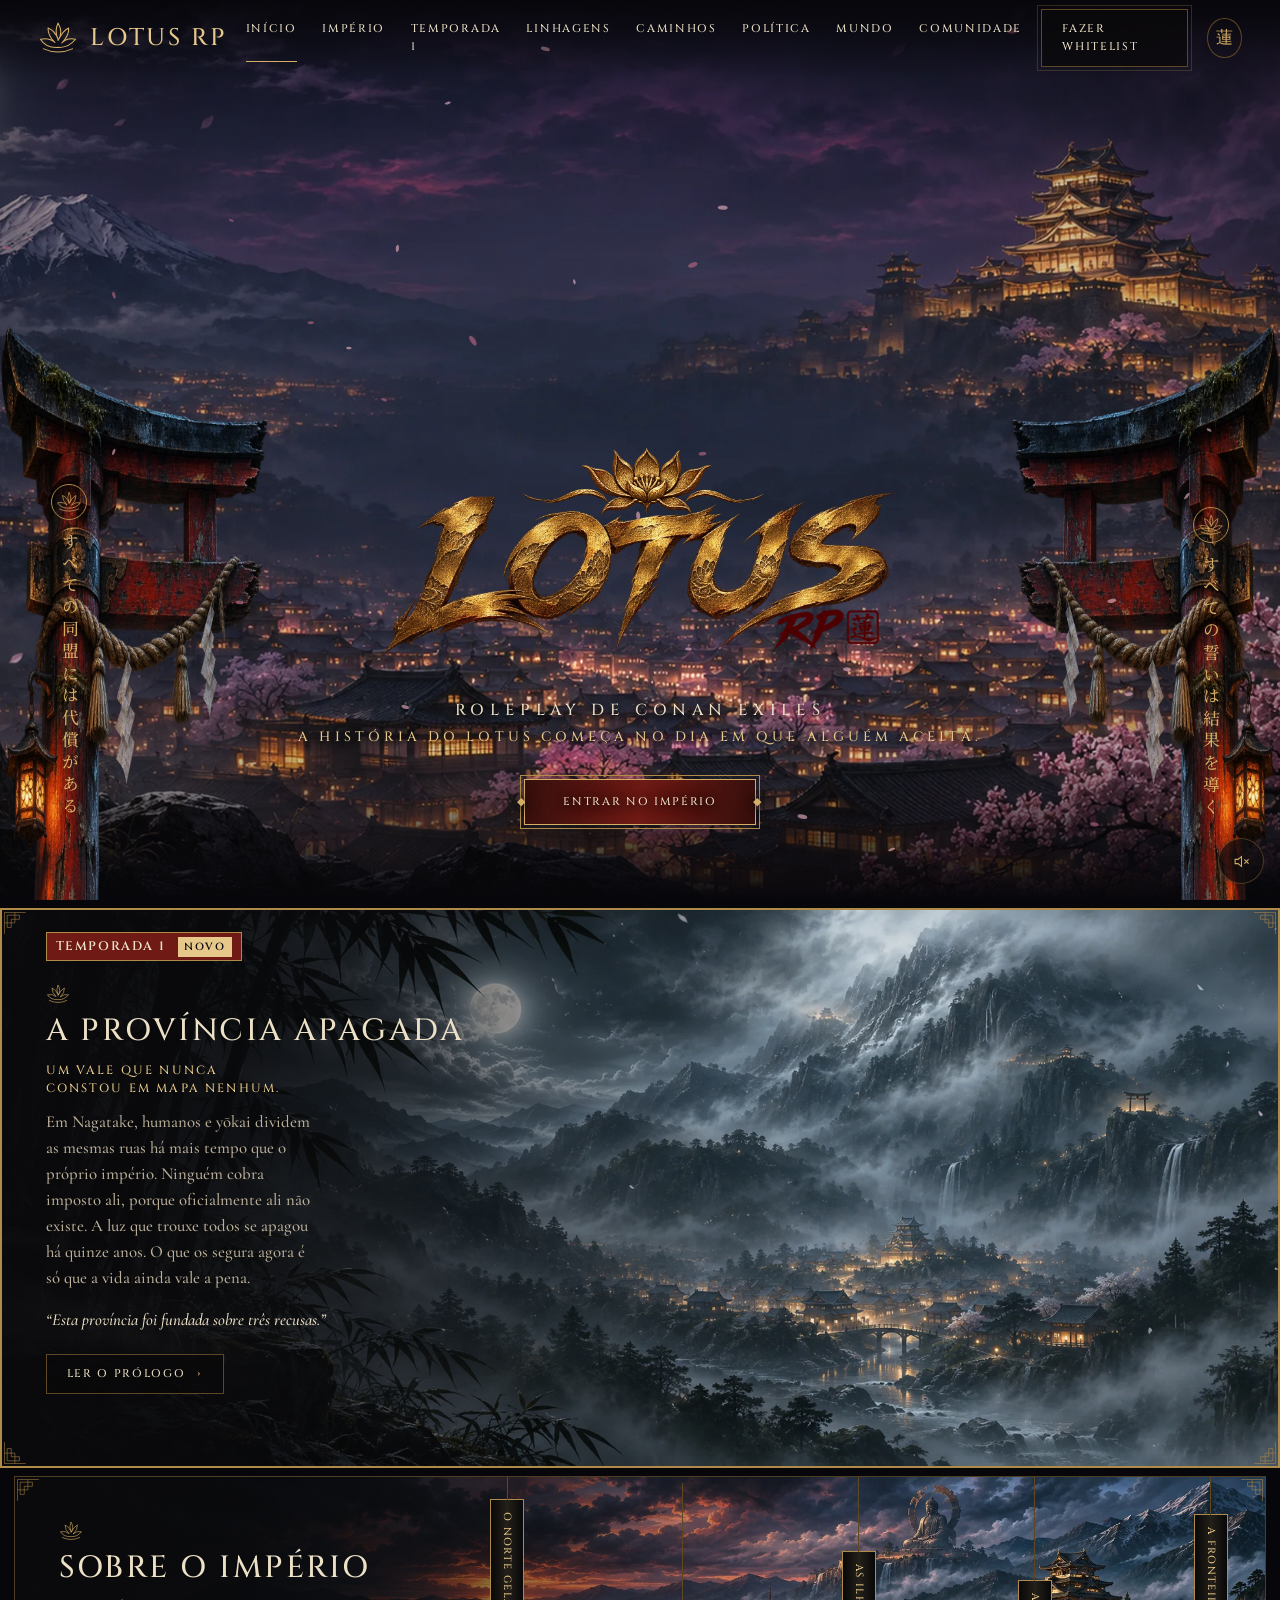
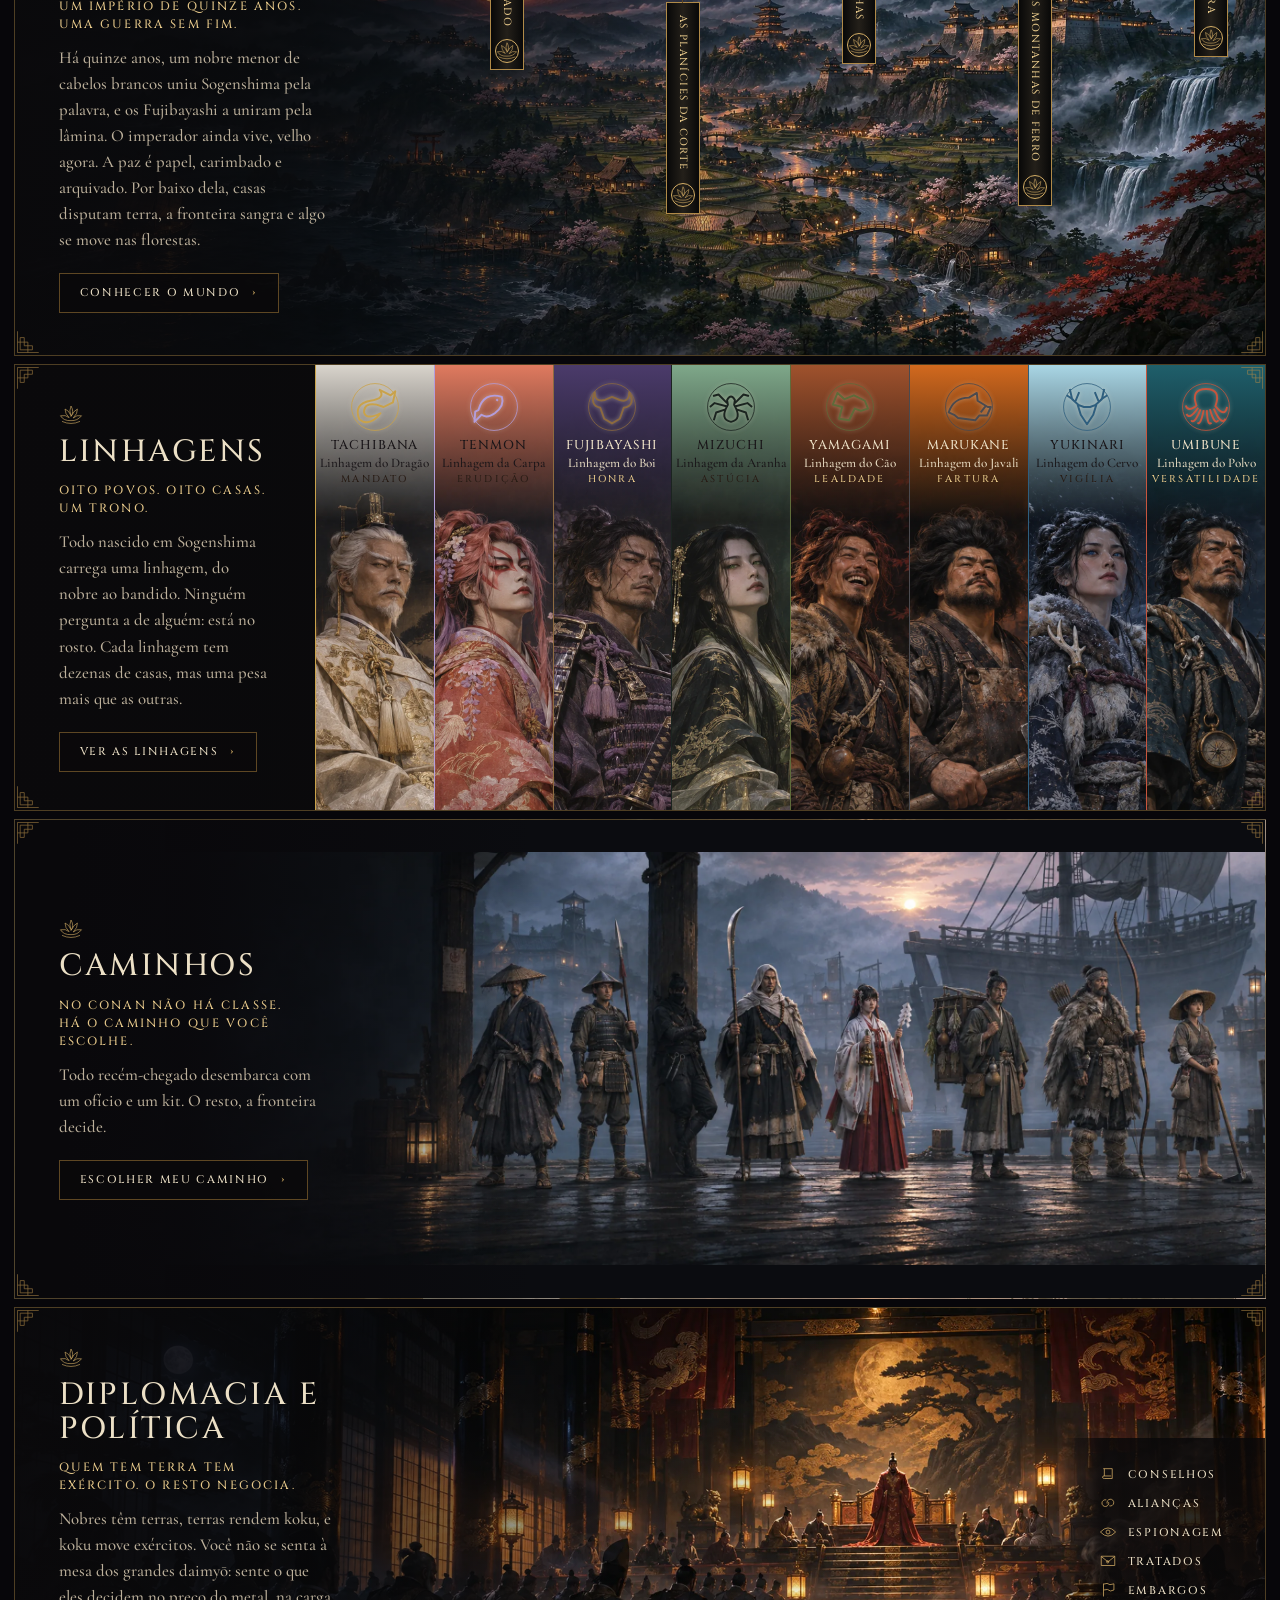
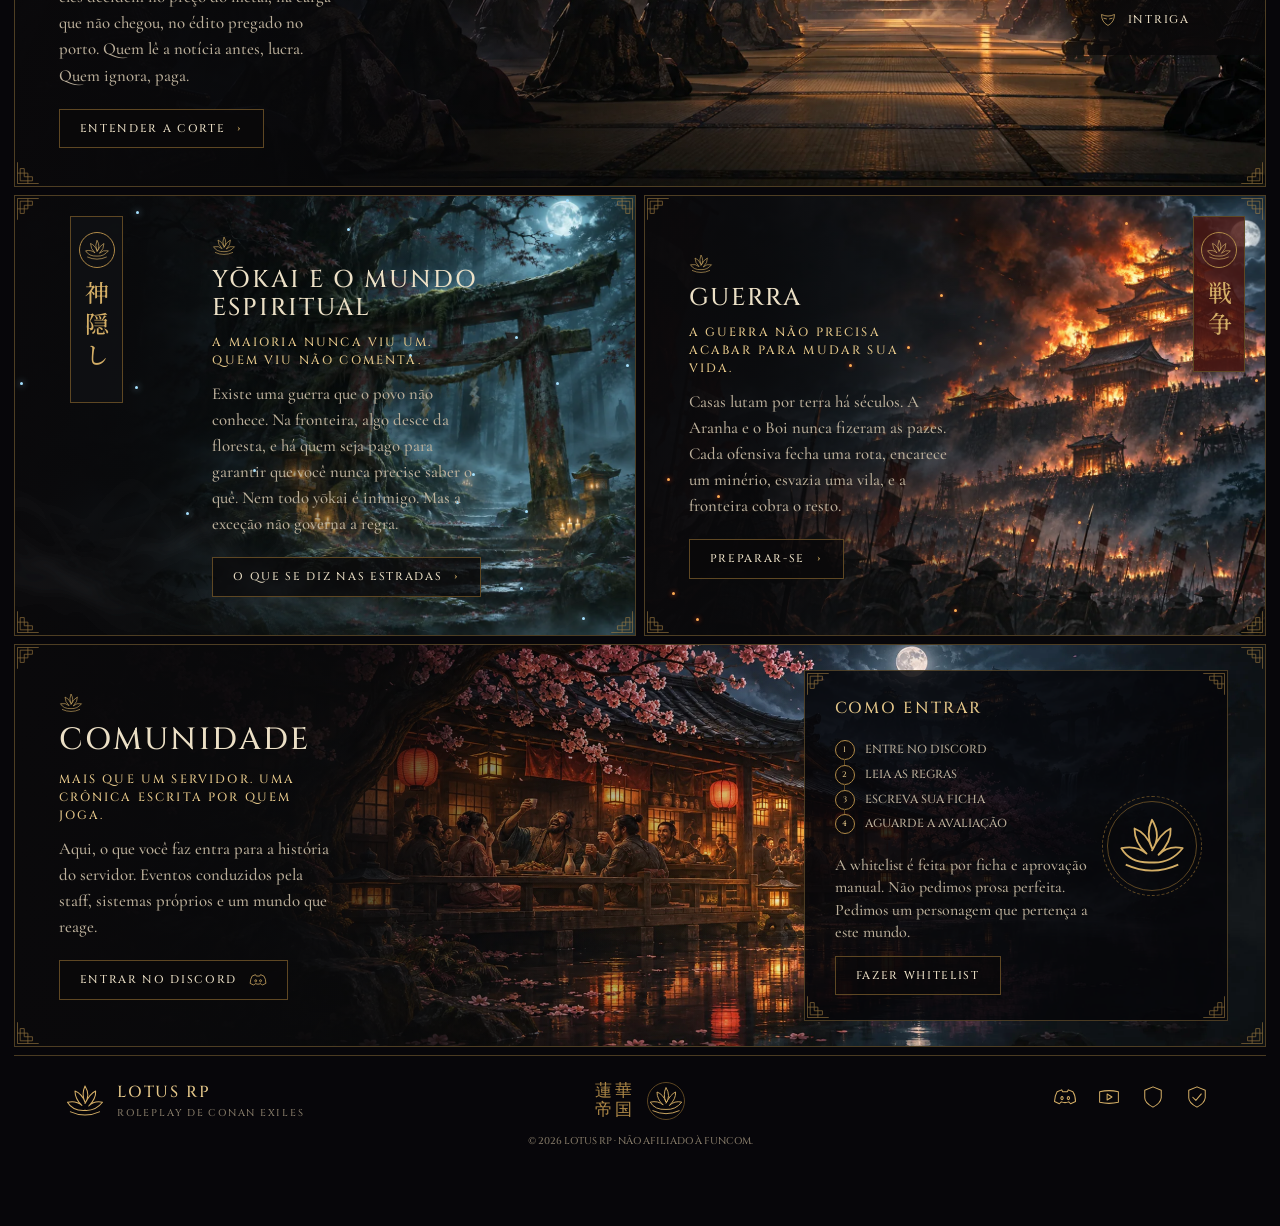
<file: index.html>
<!doctype html><html lang="pt-BR"><head><meta charset="utf-8"><meta name="viewport" content="width=device-width,initial-scale=1"><title>Lotus RP · Roleplay de Conan Exiles</title><meta name="description" content="Conheça Sogenshima, suas oito linhagens e os caminhos que levam à fronteira de Nagatake."><meta property="og:title" content="Lotus RP · A crônica de Sogenshima"><meta property="og:image" content="https://lotus-rp-imperial-realm.gardenbarn32.chatgpt.site/assets/og-image.jpg"><link rel="icon" href="favicon.svg"><link rel="apple-touch-icon" href="apple-touch-icon.png"><link rel="stylesheet" href="styles.css"><script src="main.js" defer></script></head><body><svg xmlns="http://www.w3.org/2000/svg" aria-hidden="true" class="defs"><defs><symbol id="i-lotus" viewBox="0 0 64 64"><path d="M32 47Q12 48 4 34Q18 31 27 39Q16 29 16 16Q27 20 32 34Q26 21 32 8Q41 23 32 36Q40 20 49 16Q50 28 38 40Q47 31 60 34Q49 48 32 47ZM8 49Q32 60 56 49" fill="none" stroke="currentColor" stroke-width="1.65" stroke-linejoin="round"/></symbol><symbol id="i-corner" viewBox="0 0 64 64"><path d="M1 48V1H48M7 34V7H34V16H16V34ZM1 24H24V1" fill="none" stroke="currentColor" stroke-width="1.65" stroke-linejoin="round"/></symbol><symbol id="i-hosokawa" viewBox="0 0 64 64"><path d="M32 30C9 12 29 1 34 19C44 0 59 17 40 29C64 27 61 49 41 39C52 60 29 65 29 43C14 61 1 43 23 34Z" fill="none" stroke="currentColor" stroke-width="2.7" stroke-linejoin="round"/></symbol><symbol id="i-takeda" viewBox="0 0 64 64"><path d="M32 5L44 17L32 29L20 17ZM17 20L29 32L17 44L5 32ZM47 20L59 32L47 44L35 32ZM32 35L44 47L32 59L20 47Z" fill="none" stroke="currentColor" stroke-width="2.7" stroke-linejoin="round"/></symbol><symbol id="i-fujinaga" viewBox="0 0 64 64"><path d="M16 14Q56 3 52 36Q48 59 22 51M21 15Q8 29 23 36Q32 24 21 15ZM32 14Q20 30 33 36Q46 23 32 14ZM43 20Q33 34 43 41Q55 31 43 20ZM29 37Q17 48 28 53Q40 46 29 37Z" fill="none" stroke="currentColor" stroke-width="2.7" stroke-linejoin="round"/></symbol><symbol id="i-saito" viewBox="0 0 64 64"><path d="M9 37Q9 13 35 12Q22 22 28 33Q34 13 48 15Q42 22 44 31Q53 26 55 23Q62 47 37 52Q51 42 46 36Q36 52 23 49Q35 40 31 34Q18 47 9 37Z" fill="none" stroke="currentColor" stroke-width="2.7" stroke-linejoin="round"/></symbol><symbol id="i-kitsune" viewBox="0 0 64 64"><path d="M12 10L28 22H37L53 10L49 38L32 55L15 38ZM18 31L28 36L24 31ZM46 31L36 36L40 31ZM28 43H36L32 47Z" fill="none" stroke="currentColor" stroke-width="2.7" stroke-linejoin="round"/></symbol><symbol id="i-asahina" viewBox="0 0 64 64"><path d="M10 14Q29 13 36 32L23 44Q12 34 10 14ZM54 14Q36 14 28 32L41 44Q53 33 54 14ZM15 22L48 52M49 22L16 52" fill="none" stroke="currentColor" stroke-width="2.7" stroke-linejoin="round"/></symbol><symbol id="i-scroll" viewBox="0 0 64 64"><path d="M15 13H47V48H19Q9 48 15 39H43M19 13V39" fill="none" stroke="currentColor" stroke-width="2.7" stroke-linejoin="round"/></symbol><symbol id="i-rings" viewBox="0 0 64 64"><path d="M34 29a12 12 0 1 1-8-8M29 34a12 12 0 1 1 8 8" fill="none" stroke="currentColor" stroke-width="2.7" stroke-linejoin="round"/></symbol><symbol id="i-eye" viewBox="0 0 64 64"><path d="M5 32Q32 3 59 32Q32 61 5 32ZM39 32a7 7 0 1 1-14 0a7 7 0 1 1 14 0" fill="none" stroke="currentColor" stroke-width="2.7" stroke-linejoin="round"/></symbol><symbol id="i-letter" viewBox="0 0 64 64"><path d="M8 15H56V48H8ZM8 16L32 35L56 16M35 35a4 4 0 1 1-8 0a4 4 0 1 1 8 0" fill="none" stroke="currentColor" stroke-width="2.7" stroke-linejoin="round"/></symbol><symbol id="i-flag" viewBox="0 0 64 64"><path d="M16 55V9M17 11Q29 5 39 13L53 10V32Q40 40 30 30L17 32" fill="none" stroke="currentColor" stroke-width="2.7" stroke-linejoin="round"/></symbol><symbol id="i-mask" viewBox="0 0 64 64"><path d="M9 16Q32 27 55 16Q55 43 32 55Q9 43 9 16ZM16 29L28 32M48 29L36 32" fill="none" stroke="currentColor" stroke-width="2.7" stroke-linejoin="round"/></symbol><symbol id="i-discord" viewBox="0 0 64 64"><path d="M11 18L23 13L26 18H38L41 13L53 18Q60 28 60 44L47 50L42 45Q32 49 22 45L17 50L4 44Q5 28 11 18ZM24 31a3 4 0 1 0 0.1 0ZM41 31a3 4 0 1 0 .1 0" fill="none" stroke="currentColor" stroke-width="2.7" stroke-linejoin="round"/></symbol><symbol id="i-x" viewBox="0 0 64 64"><path d="M12 9H23L52 55H41ZM51 9L13 55" fill="none" stroke="currentColor" stroke-width="2.7" stroke-linejoin="round"/></symbol><symbol id="i-youtube" viewBox="0 0 64 64"><path d="M7 18Q32 12 57 18V46Q32 52 7 46ZM27 24L40 32L27 40Z" fill="none" stroke="currentColor" stroke-width="2.7" stroke-linejoin="round"/></symbol><symbol id="i-shield" viewBox="0 0 64 64"><path d="M32 5L54 14V34Q52 49 32 59Q10 48 10 34V14Z" fill="none" stroke="currentColor" stroke-width="2.7" stroke-linejoin="round"/></symbol><symbol id="i-status" viewBox="0 0 64 64"><path d="M32 5L54 14V34Q52 49 32 59Q10 48 10 34V14ZM20 32L29 41L44 23" fill="none" stroke="currentColor" stroke-width="2.7" stroke-linejoin="round"/></symbol><symbol id="i-tachibana" viewBox="0 0 64 64"><circle cx="32" cy="32" r="30" stroke="currentColor" fill="none"/><path d="M12 48Q4 28 26 24Q46 21 38 10L52 17L58 12L55 26L43 32L34 29Q18 26 18 39Q21 49 39 40Q25 58 12 48Z" stroke="currentColor" stroke-width="2.5" stroke-linejoin="round" fill="none"/></symbol><symbol id="i-tenmon" viewBox="0 0 64 64"><circle cx="32" cy="32" r="30" stroke="currentColor" fill="none"/><path d="M12 36Q19 12 42 19Q46 30 33 40Q23 47 16 42L7 51L8 38ZM35 22L37 24" stroke="currentColor" stroke-width="2.5" stroke-linejoin="round" fill="none"/></symbol><symbol id="i-fujibayashi" viewBox="0 0 64 64"><circle cx="32" cy="32" r="30" stroke="currentColor" fill="none"/><path d="M10 13Q9 26 23 23L32 19L42 23Q54 27 54 13Q63 30 47 33L42 47L32 53L22 47L17 33Q3 30 10 13Z" stroke="currentColor" stroke-width="2.5" stroke-linejoin="round" fill="none"/></symbol><symbol id="i-mizuchi" viewBox="0 0 64 64"><circle cx="32" cy="32" r="30" stroke="currentColor" fill="none"/><path d="M27 23Q32 14 37 23L36 29Q47 48 32 51Q17 48 28 29ZM27 27L16 16L9 18M37 27L48 16L55 18M26 31L11 27L5 32M38 31L53 27L59 32M25 35L13 39L10 49M39 35L51 39L54 49" stroke="currentColor" stroke-width="2.5" stroke-linejoin="round" fill="none"/></symbol><symbol id="i-yamagami" viewBox="0 0 64 64"><circle cx="32" cy="32" r="30" stroke="currentColor" fill="none"/><path d="M10 29L16 14L25 22L37 17L51 24L55 34L46 37L38 34L31 49L18 47L22 32Z" stroke="currentColor" stroke-width="2.5" stroke-linejoin="round" fill="none"/></symbol><symbol id="i-marukane" viewBox="0 0 64 64"><circle cx="32" cy="32" r="30" stroke="currentColor" fill="none"/><path d="M6 39Q12 20 32 20L42 14L43 24L56 32L60 32L55 43L45 43L40 49L18 46L13 42ZM47 39L54 30" stroke="currentColor" stroke-width="2.5" stroke-linejoin="round" fill="none"/></symbol><symbol id="i-yukinari" viewBox="0 0 64 64"><circle cx="32" cy="32" r="30" stroke="currentColor" fill="none"/><path d="M22 30L13 22L10 9M15 23L6 17M17 25L22 13M42 30L51 22L54 9M49 23L58 17M47 25L42 13M20 29L28 32L36 32L44 29L40 42L32 54L24 42Z" stroke="currentColor" stroke-width="2.5" stroke-linejoin="round" fill="none"/></symbol><symbol id="i-umibune" viewBox="0 0 64 64"><circle cx="32" cy="32" r="30" stroke="currentColor" fill="none"/><path d="M20 31Q12 9 32 9Q52 9 44 31Q56 46 59 32M42 34Q52 57 57 47M37 35Q43 56 48 49M33 36Q34 58 39 52M29 36Q25 56 21 52M25 35Q17 55 13 49M22 33Q11 49 7 41M20 30Q9 39 6 30" stroke="currentColor" stroke-width="2.5" stroke-linejoin="round" fill="none"/></symbol></defs></svg><a class="skip" href="#empire">Pular para o império</a><header><a class="brand" href="#home"><svg class="ico lotus" aria-hidden="true"><use href="#i-lotus"/></svg> Lotus RP</a><nav id="navigation" aria-label="Navegação principal"><a href="#home">Início</a><a href="#empire">Império</a><a href="#season">Temporada 1</a><a href="#clans">Linhagens</a><a href="#paths">Caminhos</a><a href="#politics">Política</a><a href="#world">Mundo</a><a href="#community">Comunidade</a></nav><a class="join btn" href="#join">Fazer whitelist</a><span class="seal" lang="ja">蓮</span><button class="menu" aria-label="Abrir navegação" aria-expanded="false" aria-controls="navigation">☰</button></header><main><section id="home" class="hero"><picture class="art"><source srcset="assets/hero-bg.webp" type="image/webp"><img src="assets/hero-bg.jpg" alt="" width="2560" height="1100" fetchpriority="high"></picture><div class="shade"></div><picture><source srcset="assets/torii-left.webp" type="image/webp"><img class="torii left" alt="" src="assets/torii-left.png" width="700" height="1600"></picture><picture><source srcset="assets/torii-right.webp" type="image/webp"><img class="torii right" alt="" src="assets/torii-right.png" width="700" height="1600"></picture><canvas aria-hidden="true"></canvas><div class="verse left" title="Toda aliança tem um preço"><svg class="ico lotus" aria-hidden="true"><use href="#i-lotus"/></svg><span lang="ja">すべての同盟には代償がある</span></div><div class="verse right" title="Todo juramento leva a uma consequência"><svg class="ico lotus" aria-hidden="true"><use href="#i-lotus"/></svg><span lang="ja">すべての誓いは結果を導く</span></div><div class="hero-copy"><h1><picture><source srcset="assets/logo-lotus.webp" type="image/webp"><img src="assets/logo-lotus.png" alt="Lotus RP" width="1600" height="900"></picture></h1><p>Roleplay de Conan Exiles</p><p>A história do Lotus começa no dia em que alguém aceita.</p><a href="#season" class="primary">Entrar no império</a></div></section><section id="season" class="panel feature"><span class="corner c0"><svg class="ico corner" aria-hidden="true"><use href="#i-corner"/></svg></span><span class="corner c1"><svg class="ico corner" aria-hidden="true"><use href="#i-corner"/></svg></span><span class="corner c2"><svg class="ico corner" aria-hidden="true"><use href="#i-corner"/></svg></span><span class="corner c3"><svg class="ico corner" aria-hidden="true"><use href="#i-corner"/></svg></span><picture class="art"><source srcset="assets/season1-valley.webp" type="image/webp"><img src="assets/season1-valley.jpg" width="2400" height="1000" alt="" loading="lazy"></picture><div class="season-mark">Temporada 1 <small>Novo</small></div><canvas aria-hidden="true" class="ash"></canvas><div class="intro"><svg class="ico lotus" aria-hidden="true"><use href="#i-lotus"/></svg><h2>A PROVÍNCIA APAGADA</h2><p class="sub">UM VALE QUE NUNCA CONSTOU EM MAPA NENHUM.</p><p class="body">Em Nagatake, humanos e yōkai dividem as mesmas ruas há mais tempo que o próprio império. Ninguém cobra imposto ali, porque oficialmente ali não existe. A luz que trouxe todos se apagou há quinze anos. O que os segura agora é só que a vida ainda vale a pena.</p><blockquote>“Esta província foi fundada sobre três recusas.”</blockquote><a class="btn" href="/lore#temporada-1">Ler o prólogo <b aria-hidden="true">›</b></a></div></section><section id="empire" class="panel"><span class="corner c0"><svg class="ico corner" aria-hidden="true"><use href="#i-corner"/></svg></span><span class="corner c1"><svg class="ico corner" aria-hidden="true"><use href="#i-corner"/></svg></span><span class="corner c2"><svg class="ico corner" aria-hidden="true"><use href="#i-corner"/></svg></span><span class="corner c3"><svg class="ico corner" aria-hidden="true"><use href="#i-corner"/></svg></span><picture class="art"><source srcset="assets/empire-map.webp" type="image/webp"><img src="assets/empire-map.jpg" alt="" width="2400" height="900" loading="lazy"></picture><div class="intro"><svg class="ico lotus" aria-hidden="true"><use href="#i-lotus"/></svg><h2>SOBRE O IMPÉRIO</h2><p class="sub">UM IMPÉRIO DE QUINZE ANOS. UMA GUERRA SEM FIM.</p><p class="body">Há quinze anos, um nobre menor de cabelos brancos uniu Sogenshima pela palavra, e os Fujibayashi a uniram pela lâmina. O imperador ainda vive, velho agora. A paz é papel, carimbado e arquivado. Por baixo dela, casas disputam terra, a fronteira sangra e algo se move nas florestas.</p><a class="btn" href="#provinces">Conhecer o mundo <b aria-hidden="true">›</b></a></div><div id="provinces"><button class="province" aria-label="O Norte Gelado: aldeias no gelo que vigiam a fronteira." style="--drop:3%"><span>O Norte Gelado</span><svg class="ico lotus" aria-hidden="true"><use href="#i-lotus"/></svg><em>O Norte Gelado · aldeias no gelo que vigiam a fronteira.</em></button><button class="province" aria-label="As Planícies da Corte: arrozais que alimentam a capital e seus arquivos." style="--drop:17%"><span>As Planícies da Corte</span><svg class="ico lotus" aria-hidden="true"><use href="#i-lotus"/></svg><em>As Planícies da Corte · arrozais que alimentam a capital e seus arquivos.</em></button><button class="province" aria-label="As Ilhas: cidades-estado de porto, armada e corso." style="--drop:10%"><span>As Ilhas</span><svg class="ico lotus" aria-hidden="true"><use href="#i-lotus"/></svg><em>As Ilhas · cidades-estado de porto, armada e corso.</em></button><button class="province" aria-label="As Montanhas de Ferro: minas, forjas e banquetes." style="--drop:14%"><span>As Montanhas de Ferro</span><svg class="ico lotus" aria-hidden="true"><use href="#i-lotus"/></svg><em>As Montanhas de Ferro · minas, forjas e banquetes.</em></button><button class="province" aria-label="A Fronteira: uma floresta onde a guerra nunca terminou." style="--drop:5%"><span>A Fronteira</span><svg class="ico lotus" aria-hidden="true"><use href="#i-lotus"/></svg><em>A Fronteira · uma floresta onde a guerra nunca terminou.</em></button></div></section><section id="clans" class="panel"><span class="corner c0"><svg class="ico corner" aria-hidden="true"><use href="#i-corner"/></svg></span><span class="corner c1"><svg class="ico corner" aria-hidden="true"><use href="#i-corner"/></svg></span><span class="corner c2"><svg class="ico corner" aria-hidden="true"><use href="#i-corner"/></svg></span><span class="corner c3"><svg class="ico corner" aria-hidden="true"><use href="#i-corner"/></svg></span><div class="intro"><svg class="ico lotus" aria-hidden="true"><use href="#i-lotus"/></svg><h2>LINHAGENS</h2><p class="sub">OITO POVOS. OITO CASAS. UM TRONO.</p><p class="body">Todo nascido em Sogenshima carrega uma linhagem, do nobre ao bandido. Ninguém pergunta a de alguém: está no rosto. Cada linhagem tem dezenas de casas, mas uma pesa mais que as outras.</p><a class="btn" href="#houses">Ver as linhagens <b aria-hidden="true">›</b></a></div><div id="houses"><button class="card tachibana" data-house="tachibana" aria-haspopup="dialog" style="--clan:#D9D4CC;--house-accent:#C9A24A"><picture class="art"><source srcset="assets/clan-tachibana.webp" type="image/webp"><img src="assets/clan-tachibana.png" alt="Retrato da casa TACHIBANA" width="768" height="1344" loading="lazy"></picture><span class="cardtop"><svg class="ico tachibana" aria-hidden="true"><use href="#i-tachibana"/></svg><strong>TACHIBANA</strong><span class="lineage">Linhagem do Dragão</span><small>MANDATO</small></span><span class="blurb">A casa imperial. Cabelos brancos, olhos dourados e uma profecia cumprida.</span></button><button class="card tenmon" data-house="tenmon" aria-haspopup="dialog" style="--clan:#E07A5F;--house-accent:#B39DDB"><picture class="art"><source srcset="assets/clan-tenmon.webp" type="image/webp"><img src="assets/clan-tenmon.png" alt="Retrato da casa TENMON" width="768" height="1344" loading="lazy"></picture><span class="cardtop"><svg class="ico tenmon" aria-hidden="true"><use href="#i-tenmon"/></svg><strong>TENMON</strong><span class="lineage">Linhagem da Carpa</span><small>ERUDIÇÃO</small></span><span class="blurb">Eruditos, ricos e altivos. A pintura no rosto diz quem você é antes que você fale.</span></button><button class="card fujibayashi" data-house="fujibayashi" aria-haspopup="dialog" style="--clan:#4B3B6B;--house-accent:#8C6A3F"><picture class="art"><source srcset="assets/clan-fujibayashi.webp" type="image/webp"><img src="assets/clan-fujibayashi.png" alt="Retrato da casa FUJIBAYASHI" width="768" height="1344" loading="lazy"></picture><span class="cardtop"><svg class="ico fujibayashi" aria-hidden="true"><use href="#i-fujibayashi"/></svg><strong>FUJIBAYASHI</strong><span class="lineage">Linhagem do Boi</span><small>HONRA</small></span><span class="blurb">O braço que unificou o império. Os mais fiéis ao bushidō, e os mais cabeças-duras.</span></button><button class="card mizuchi" data-house="mizuchi" aria-haspopup="dialog" style="--clan:#7FA88A;--house-accent:#1B2420"><picture class="art"><source srcset="assets/clan-mizuchi.webp" type="image/webp"><img src="assets/clan-mizuchi.png" alt="Retrato da casa MIZUCHI" width="768" height="1344" loading="lazy"></picture><span class="cardtop"><svg class="ico mizuchi" aria-hidden="true"><use href="#i-mizuchi"/></svg><strong>MIZUCHI</strong><span class="lineage">Linhagem da Aranha</span><small>ASTÚCIA</small></span><span class="blurb">Alquimistas, conselheiras e sacerdotisas. A única casa governada por mulheres.</span></button><button class="card yamagami" data-house="yamagami" aria-haspopup="dialog" style="--clan:#A0522D;--house-accent:#5E6B3A"><picture class="art"><source srcset="assets/clan-yamagami.webp" type="image/webp"><img src="assets/clan-yamagami.png" alt="Retrato da casa YAMAGAMI" width="768" height="1344" loading="lazy"></picture><span class="cardtop"><svg class="ico yamagami" aria-hidden="true"><use href="#i-yamagami"/></svg><strong>YAMAGAMI</strong><span class="lineage">Linhagem do Cão</span><small>LEALDADE</small></span><span class="blurb">Caçadores, rastreadores e os melhores cavalos do império. Barulhentos, calorosos, impossíveis de ignorar.</span></button><button class="card marukane" data-house="marukane" aria-haspopup="dialog" style="--clan:#D2691E;--house-accent:#4A4A4F"><picture class="art"><source srcset="assets/clan-marukane.webp" type="image/webp"><img src="assets/clan-marukane.png" alt="Retrato da casa MARUKANE" width="768" height="1344" loading="lazy"></picture><span class="cardtop"><svg class="ico marukane" aria-hidden="true"><use href="#i-marukane"/></svg><strong>MARUKANE</strong><span class="lineage">Linhagem do Javali</span><small>FARTURA</small></span><span class="blurb">Mineiros, ferreiros e cozinheiros. Trabalham pesado e comem junto.</span></button><button class="card yukinari" data-house="yukinari" aria-haspopup="dialog" style="--clan:#A9D6E5;--house-accent:#2E5E7E"><picture class="art"><source srcset="assets/clan-yukinari.webp" type="image/webp"><img src="assets/clan-yukinari.png" alt="Retrato da casa YUKINARI" width="768" height="1344" loading="lazy"></picture><span class="cardtop"><svg class="ico yukinari" aria-hidden="true"><use href="#i-yukinari"/></svg><strong>YUKINARI</strong><span class="lineage">Linhagem do Cervo</span><small>VIGÍLIA</small></span><span class="blurb">A aldeia no gelo. A primeira a ver o que sai da floresta.</span></button><button class="card umibune" data-house="umibune" aria-haspopup="dialog" style="--clan:#1F5F6B;--house-accent:#C8553D"><picture class="art"><source srcset="assets/clan-umibune.webp" type="image/webp"><img src="assets/clan-umibune.png" alt="Retrato da casa UMIBUNE" width="768" height="1344" loading="lazy"></picture><span class="cardtop"><svg class="ico umibune" aria-hidden="true"><use href="#i-umibune"/></svg><strong>UMIBUNE</strong><span class="lineage">Linhagem do Polvo</span><small>VERSATILIDADE</small></span><span class="blurb">Cidades-estado do mar. Armada imperial de um lado, corso do outro.</span></button></div></section><section id="paths" class="panel feature"><span class="corner c0"><svg class="ico corner" aria-hidden="true"><use href="#i-corner"/></svg></span><span class="corner c1"><svg class="ico corner" aria-hidden="true"><use href="#i-corner"/></svg></span><span class="corner c2"><svg class="ico corner" aria-hidden="true"><use href="#i-corner"/></svg></span><span class="corner c3"><svg class="ico corner" aria-hidden="true"><use href="#i-corner"/></svg></span><picture class="art"><source srcset="assets/paths-harbor.webp" type="image/webp"><img src="assets/paths-harbor.jpg" width="2400" height="900" alt="" loading="lazy"></picture><div class="harbor-zones"><svg viewBox="0 0 2400 900" preserveAspectRatio="xMidYMid meet"><a href="/caminhos#bushi" aria-label="Bushi / Rōnin"><path d="M684.0 288.0 L748.8 242.4 L825.6 261.6 L825.6 278.4 L780.0 288.0 L789.6 312.0 L828.0 338.4 L868.8 465.6 L852.0 516.0 L866.4 592.8 L844.8 600.0 L854.4 626.4 L825.6 674.4 L830.4 722.4 L806.4 727.2 L794.4 674.4 L748.8 662.4 L734.4 724.8 L672.0 727.2 L698.4 693.6 L698.4 664.8 L667.2 652.8 L674.4 585.6 L643.2 566.4 L657.6 487.2 L703.2 393.6 L724.8 331.2 L744.0 314.4 L746.4 288.0 Z"/></a><a href="/caminhos#ashigaru" aria-label="Ashigaru"><path d="M904.8 288.0 L952.8 252.0 L996.0 283.2 L976.8 297.6 L979.2 326.4 L1008.0 343.2 L1020.0 360.0 L1036.8 386.4 L1032.0 427.2 L1012.8 436.8 L1020.0 504.0 L1010.4 573.6 L1000.8 607.2 L1008.0 686.4 L1036.8 708.0 L986.4 715.2 L974.4 705.6 L972.0 597.6 L955.2 568.8 L936.0 614.4 L926.4 700.8 L912.0 720.0 L888.0 717.6 L904.8 688.8 L907.2 612.0 L902.4 578.4 L907.2 523.2 L888.0 508.8 L885.6 434.4 L885.6 393.6 L904.8 340.8 L933.6 326.4 L931.2 297.6 Z"/></a><a href="/caminhos#shinobi" aria-label="Shinobi"><path d="M1084.8 297.6 L1099.2 268.8 L1125.6 261.6 L1144.8 285.6 L1142.4 324.0 L1159.2 343.2 L1183.2 379.2 L1183.2 412.8 L1164.0 422.4 L1166.4 460.8 L1202.4 537.6 L1200.0 568.8 L1159.2 619.2 L1149.6 686.4 L1185.6 703.2 L1166.4 715.2 L1106.4 710.4 L1096.8 686.4 L1094.4 633.6 L1075.2 597.6 L1065.6 561.6 L1063.2 508.8 L1070.4 441.6 L1056.0 405.6 L1065.6 350.4 L1087.2 331.2 Z"/></a><a href="/caminhos#sohei" aria-label="Sōhei"><path d="M1272.0 297.6 L1291.2 254.4 L1317.6 242.4 L1339.2 254.4 L1346.4 295.2 L1380.0 321.6 L1420.8 420.0 L1432.8 451.2 L1416.0 470.4 L1435.2 532.8 L1418.4 588.0 L1392.0 592.8 L1396.8 660.0 L1370.4 664.8 L1375.2 693.6 L1396.8 708.0 L1348.8 715.2 L1341.6 698.4 L1341.6 667.2 L1281.6 667.2 L1274.4 712.8 L1243.2 717.6 L1250.4 672.0 L1224.0 664.8 L1231.2 564.0 L1219.2 554.4 L1228.8 465.6 L1207.2 482.4 L1200.0 470.4 L1212.0 403.2 L1228.8 367.2 L1245.6 360.0 L1248.0 331.2 Z"/></a><a href="/caminhos#miko" aria-label="Miko"><path d="M1478.4 352.8 L1500.0 295.2 L1528.8 285.6 L1555.2 302.4 L1557.6 348.0 L1576.8 357.6 L1593.6 381.6 L1605.6 405.6 L1615.2 381.6 L1627.2 372.0 L1620.0 415.2 L1608.0 446.4 L1634.4 537.6 L1629.6 568.8 L1608.0 573.6 L1620.0 693.6 L1593.6 700.8 L1567.2 700.8 L1545.6 710.4 L1516.8 703.2 L1468.8 698.4 L1483.2 602.4 L1456.8 602.4 L1442.4 588.0 L1454.4 528.0 L1456.8 475.2 L1468.8 405.6 Z"/></a><a href="/caminhos#kusushi" aria-label="Kusushi"><path d="M1663.2 331.2 L1672.8 292.8 L1744.8 297.6 L1776.0 309.6 L1790.4 302.4 L1792.8 271.2 L1807.2 259.2 L1824.0 261.6 L1838.4 283.2 L1838.4 316.8 L1855.2 340.8 L1874.4 405.6 L1886.4 468.0 L1869.6 506.4 L1874.4 638.4 L1843.2 660.0 L1845.6 688.8 L1869.6 705.6 L1848.0 712.8 L1812.0 710.4 L1802.4 698.4 L1804.8 664.8 L1788.0 664.8 L1780.8 700.8 L1795.2 710.4 L1759.2 715.2 L1752.0 703.2 L1764.0 655.2 L1742.4 648.0 L1749.6 566.4 L1737.6 549.6 L1744.8 508.8 L1680.0 506.4 L1668.0 456.0 L1658.4 444.0 Z"/></a><a href="/caminhos#matagi" aria-label="Matagi"><path d="M1932.0 297.6 L1963.2 285.6 L1977.6 307.2 L1994.4 297.6 L2004.0 271.2 L2001.6 256.8 L2020.8 244.8 L2052.0 252.0 L2059.2 276.0 L2059.2 302.4 L2083.2 324.0 L2107.2 352.8 L2116.8 384.0 L2138.4 384.0 L2138.4 412.8 L2114.4 422.4 L2126.4 487.2 L2131.2 573.6 L2102.4 595.2 L2104.8 645.6 L2109.6 691.2 L2136.0 708.0 L2095.2 715.2 L2056.8 705.6 L2052.0 669.6 L2044.8 609.6 L2020.8 609.6 L2018.4 669.6 L2028.0 710.4 L1982.4 717.6 L1975.2 705.6 L1982.4 648.0 L1972.8 597.6 L1948.8 588.0 L1948.8 547.2 L1929.6 580.8 L1927.2 542.4 L1915.2 542.4 L1920.0 487.2 L1934.4 412.8 L1948.8 360.0 Z"/></a><a href="/caminhos#heimin" aria-label="Heimin"><path d="M2186.4 362.4 L2196.0 324.0 L2224.8 300.0 L2270.4 297.6 L2292.0 307.2 L2270.4 321.6 L2268.0 350.4 L2258.4 364.8 L2277.6 396.0 L2292.0 434.4 L2304.0 460.8 L2299.2 487.2 L2296.8 523.2 L2306.4 592.8 L2294.4 607.2 L2287.2 645.6 L2284.8 691.2 L2313.6 705.6 L2284.8 715.2 L2258.4 708.0 L2256.0 648.0 L2241.6 645.6 L2234.4 698.4 L2239.2 715.2 L2208.0 720.0 L2203.2 710.4 L2215.2 648.0 L2203.2 638.4 L2200.8 600.0 L2191.2 597.6 L2196.0 523.2 L2205.6 484.8 L2191.2 460.8 L2186.4 429.6 L2198.4 381.6 L2217.6 364.8 Z"/></a></svg><span class="path-label" hidden></span></div><div class="intro"><svg class="ico lotus" aria-hidden="true"><use href="#i-lotus"/></svg><h2>CAMINHOS</h2><p class="sub">NO CONAN NÃO HÁ CLASSE. HÁ O CAMINHO QUE VOCÊ ESCOLHE.</p><p class="body">Todo recém-chegado desembarca com um ofício e um kit. O resto, a fronteira decide.</p><a class="btn" href="/caminhos">Escolher meu caminho <b aria-hidden="true">›</b></a></div><nav class="path-chips" aria-label="Ofícios"><a href="/caminhos#bushi">Bushi / Rōnin</a><a href="/caminhos#ashigaru">Ashigaru</a><a href="/caminhos#shinobi">Shinobi</a><a href="/caminhos#sohei">Sōhei</a><a href="/caminhos#miko">Miko</a><a href="/caminhos#kusushi">Kusushi</a><a href="/caminhos#matagi">Matagi</a><a href="/caminhos#heimin">Heimin</a></nav></section><section id="politics" class="panel"><span class="corner c0"><svg class="ico corner" aria-hidden="true"><use href="#i-corner"/></svg></span><span class="corner c1"><svg class="ico corner" aria-hidden="true"><use href="#i-corner"/></svg></span><span class="corner c2"><svg class="ico corner" aria-hidden="true"><use href="#i-corner"/></svg></span><span class="corner c3"><svg class="ico corner" aria-hidden="true"><use href="#i-corner"/></svg></span><picture class="art"><source srcset="assets/politics-court.webp" type="image/webp"><img src="assets/politics-court.jpg" alt="" width="2400" height="800" loading="lazy"></picture><div class="intro"><svg class="ico lotus" aria-hidden="true"><use href="#i-lotus"/></svg><h2>DIPLOMACIA E POLÍTICA</h2><p class="sub">QUEM TEM TERRA TEM EXÉRCITO. O RESTO NEGOCIA.</p><p class="body">Nobres têm terras, terras rendem koku, e koku move exércitos. Você não se senta à mesa dos grandes daimyō: sente o que eles decidem no preço do metal, na carga que não chegou, no édito pregado no porto. Quem lê a notícia antes, lucra. Quem ignora, paga.</p><a class="btn" href="#court">Entender a corte <b aria-hidden="true">›</b></a></div><div id="court"><button data-court="Conselhos"><svg class="ico scroll" aria-hidden="true"><use href="#i-scroll"/></svg>Conselhos</button><button data-court="Alianças"><svg class="ico rings" aria-hidden="true"><use href="#i-rings"/></svg>Alianças</button><button data-court="Espionagem"><svg class="ico eye" aria-hidden="true"><use href="#i-eye"/></svg>Espionagem</button><button data-court="Tratados"><svg class="ico letter" aria-hidden="true"><use href="#i-letter"/></svg>Tratados</button><button data-court="Embargos"><svg class="ico flag" aria-hidden="true"><use href="#i-flag"/></svg>Embargos</button><button data-court="Intriga"><svg class="ico mask" aria-hidden="true"><use href="#i-mask"/></svg>Intriga</button></div></section><div class="split"><section id="world" class="panel"><span class="corner c0"><svg class="ico corner" aria-hidden="true"><use href="#i-corner"/></svg></span><span class="corner c1"><svg class="ico corner" aria-hidden="true"><use href="#i-corner"/></svg></span><span class="corner c2"><svg class="ico corner" aria-hidden="true"><use href="#i-corner"/></svg></span><span class="corner c3"><svg class="ico corner" aria-hidden="true"><use href="#i-corner"/></svg></span><picture class="art"><source srcset="assets/yokai-forest.webp" type="image/webp"><img src="assets/yokai-forest.jpg" alt="" width="1400" height="900" loading="lazy"></picture><div class="particles" aria-hidden="true"></div><div class="hanging"><svg class="ico lotus" aria-hidden="true"><use href="#i-lotus"/></svg><span lang="ja">神隠し</span></div><div class="intro"><svg class="ico lotus" aria-hidden="true"><use href="#i-lotus"/></svg><h2>YŌKAI E O MUNDO ESPIRITUAL</h2><p class="sub">A MAIORIA NUNCA VIU UM. QUEM VIU NÃO COMENTA.</p><p class="body">Existe uma guerra que o povo não conhece. Na fronteira, algo desce da floresta, e há quem seja pago para garantir que você nunca precise saber o quê. Nem todo yōkai é inimigo. Mas a exceção não governa a regra.</p><a class="btn" href="#spirit-guide">O que se diz nas estradas <b aria-hidden="true">›</b></a></div></section><section id="war" class="panel"><span class="corner c0"><svg class="ico corner" aria-hidden="true"><use href="#i-corner"/></svg></span><span class="corner c1"><svg class="ico corner" aria-hidden="true"><use href="#i-corner"/></svg></span><span class="corner c2"><svg class="ico corner" aria-hidden="true"><use href="#i-corner"/></svg></span><span class="corner c3"><svg class="ico corner" aria-hidden="true"><use href="#i-corner"/></svg></span><picture class="art"><source srcset="assets/war-siege.webp" type="image/webp"><img src="assets/war-siege.jpg" alt="" width="1400" height="900" loading="lazy"></picture><div class="particles" aria-hidden="true"></div><div class="hanging"><svg class="ico lotus" aria-hidden="true"><use href="#i-lotus"/></svg><span lang="ja">戦争</span></div><div class="intro"><svg class="ico lotus" aria-hidden="true"><use href="#i-lotus"/></svg><h2>GUERRA</h2><p class="sub">A GUERRA NÃO PRECISA ACABAR PARA MUDAR SUA VIDA.</p><p class="body">Casas lutam por terra há séculos. A Aranha e o Boi nunca fizeram as pazes. Cada ofensiva fecha uma rota, encarece um minério, esvazia uma vila, e a fronteira cobra o resto.</p><a class="btn" href="#war-guide">Preparar-se <b aria-hidden="true">›</b></a></div></section></div><section id="community" class="panel"><span class="corner c0"><svg class="ico corner" aria-hidden="true"><use href="#i-corner"/></svg></span><span class="corner c1"><svg class="ico corner" aria-hidden="true"><use href="#i-corner"/></svg></span><span class="corner c2"><svg class="ico corner" aria-hidden="true"><use href="#i-corner"/></svg></span><span class="corner c3"><svg class="ico corner" aria-hidden="true"><use href="#i-corner"/></svg></span><picture class="art"><source srcset="assets/community-teahouse.webp" type="image/webp"><img src="assets/community-teahouse.jpg" alt="" width="2400" height="800" loading="lazy"></picture><div class="intro"><svg class="ico lotus" aria-hidden="true"><use href="#i-lotus"/></svg><h2>COMUNIDADE</h2><p class="sub">MAIS QUE UM SERVIDOR. UMA CRÔNICA ESCRITA POR QUEM JOGA.</p><p class="body">Aqui, o que você faz entra para a história do servidor. Eventos conduzidos pela staff, sistemas próprios e um mundo que reage.</p><a class="btn" data-channel="Discord" href="#">Entrar no Discord <svg class="ico discord" aria-hidden="true"><use href="#i-discord"/></svg></a></div><aside id="join"><span class="corner c0"><svg class="ico corner" aria-hidden="true"><use href="#i-corner"/></svg></span><span class="corner c1"><svg class="ico corner" aria-hidden="true"><use href="#i-corner"/></svg></span><span class="corner c2"><svg class="ico corner" aria-hidden="true"><use href="#i-corner"/></svg></span><span class="corner c3"><svg class="ico corner" aria-hidden="true"><use href="#i-corner"/></svg></span><div><h3>Como entrar</h3><ol class="steps"><li>Entre no Discord</li><li>Leia as regras</li><li>Escreva sua ficha</li><li>Aguarde a avaliação</li></ol><p class="join-note">A whitelist é feita por ficha e aprovação manual. Não pedimos prosa perfeita. Pedimos um personagem que pertença a este mundo.</p><button class="btn" data-channel="Whitelist">Fazer whitelist</button></div><div class="medallion"><svg class="ico lotus" aria-hidden="true"><use href="#i-lotus"/></svg></div></aside></section><noscript><section class="fallback"><h2>Guia do império</h2><details><summary>TACHIBANA</summary><p class="sub">Linhagem do Dragão · MANDATO · 橘</p><p><i>“A lenda faz metade do trabalho.”</i></p><p>Nascidos de sangue Tenmon, os Tachibana são a carpa que saltou o Portal do Dragão. Uma velha lenda Tenmon dizia que Sogenshima seria reinada por um imperador dragão de cabelos brancos. Há quinze anos, ela deixou de ser poema. É a única casa que escolheu o próprio animal.</p><h3>Ficha</h3><p>CAR +2 · SAB +1</p><p><strong>Sangue Selado</strong> — vantagem em liderança e intimidação social, desvantagem em esforço físico bruto.</p><p>Perícias: Persuasão, História, Intuição.</p></details><details><summary>TENMON</summary><p class="sub">Linhagem da Carpa · ERUDIÇÃO · 天文</p><p><i>“A carpa é paciente. Nós não.”</i></p><p>Elite intelectual e política do império. Entre nobres e ricos Tenmon, a pintura de kabuki é um valor: o desenho marca status e posição social. As mulheres Tenmon são o casamento mais disputado de Sogenshima, e essa rede de alianças é o escudo da casa. Os de fora os chamam de carpa pela cor e pela erudição. Não perceberam o resto.</p><h3>Ficha</h3><p>INT +2 · CAR +1</p><p><strong>Olho do Véu</strong> — vantagem em perceber padrões, sinais e o que está por vir, CON -1.</p><p>Perícias: Conhecimento Místico, Enganação, Atuação.</p></details><details><summary>FUJIBAYASHI</summary><p class="sub">Linhagem do Boi · HONRA · 藤林</p><p><i>“O silêncio também é resposta.”</i></p><p>Foram um povo bárbaro de guerreiros antes de serem nobres. Na unificação, foram a lâmina do imperador, e sua aliança com o trono nunca rachou. A casa segue o código à risca: formal na conduta, de poucas palavras, inflexível em princípio. É costume mandar os filhos para o dojo Seiryu, e muitos voltam espadachins excepcionais. O nome Boi subestima o quanto são letais.</p><h3>Ficha</h3><p>FOR +2 · CON +1</p><p><strong>Sangue de Guerra</strong> — resistência a dor e medo em combate, CAR -1.</p><p>Perícias: Atletismo, Sobrevivência, Intimidação.</p></details><details><summary>MIZUCHI</summary><p class="sub">Linhagem da Aranha · ASTÚCIA · 蛟</p><p><i>“Toda corte tem um fio que leva até nós.”</i></p><p>No topo da casa está uma casta de sacerdotisas-dançarinas, liderada por alguém que dizem ser imortal. Os Mizuchi estão em toda corte, como conselheiros, divinadores e, dizem, coisas piores. Perfumes e unguentos mantêm o rosto jovem. A guerra com os Fujibayashi é mais antiga que o próprio império.</p><h3>Ficha</h3><p>INT +1 · CAR +2</p><p><strong>Resistência a Veneno</strong> — resistência parcial a venenos e vantagem em blefe, FOR -1.</p><p>Perícias: Enganação, Medicina, Investigação.</p></details><details><summary>YAMAGAMI</summary><p class="sub">Linhagem do Cão · LEALDADE · 山守</p><p><i>“Se não ouviu a gente chegar, é porque não estávamos caçando você.”</i></p><p>Da floresta funda vêm os melhores animais de Sogenshima e as madeiras mais raras. Para um Yamagami, animal domado é família e animal de caça é jantar, sem dilema nenhum. Na corte destoam de tudo: falam alto, riem alto, não sabem esperar a vez. Os nobres os apelidaram de cão por desdém. Eles adotaram o nome com orgulho.</p><h3>Ficha</h3><p>DES +2 · SAB +1</p><p><strong>Faro de Caçador</strong> — vantagem em rastrear e sobreviver, penalidade em etiqueta formal.</p><p>Perícias: Sobrevivência, Percepção, Adestrar Animais.</p></details><details><summary>MARUKANE</summary><p class="sub">Linhagem do Javali · FARTURA · 丸金</p><p><i>“Mesa cheia, forja acesa.”</i></p><p>Das montanhas vêm o minério e o aço do império, e dos Marukane vêm também os melhores banquetes. Fartura é o valor central: trabalho duro e mesa coletiva andam juntos. O cabelo volumoso é símbolo, e quem não o tem usa peruca. Os de fora os chamaram de javali pelo corpo e pelo apetite. Ninguém nomeia um povo pelo que ele faz dentro da montanha.</p><h3>Ficha</h3><p>CON +2 · FOR +1</p><p><strong>Fartura</strong> — resistência a fadiga, exaustão e comida envenenada, DES -1.</p><p>Perícias: Ferraria e Mineração, Culinária, Resistência.</p></details><details><summary>YUKINARI</summary><p class="sub">Linhagem do Cervo · VIGÍLIA · 雪成</p><p><i>“Quem vê primeiro, vive.”</i></p><p>Pescam e caçam onde ninguém mais aguenta viver, e exportam o que só o gelo dá. Vivem na borda da floresta e são os primeiros a notar quando algo atravessa. Na entrada de cada aldeia há galhadas de cervo, e foi por elas que os de fora lhes deram o nome. Dizem que os chefes sabem das coisas antes que aconteçam. Mas isso é boato.</p><h3>Ficha</h3><p>SAB +2 · CON +1</p><p><strong>Premonição</strong> — vantagem contra ameaças sobrenaturais e resistência ao frio, CAR -1.</p><p>Perícias: Sobrevivência no Extremo, Percepção do Sobrenatural, Náutica.</p></details><details><summary>UMIBUNE</summary><p class="sub">Linhagem do Polvo · VERSATILIDADE · 海舟</p><p><i>“Muitos braços, um só nome.”</i></p><p>Umibune não é uma família, é um título: o nome da casa mais antiga das ilhas, que fala por todas elas diante da corte. Cada ilha tem sua casa e seu sobrenome. Muitos servem na Armada Imperial. Nas franjas, há quem viva de corso, e há portos que compram de segunda mão sem perguntar.</p><h3>Ficha</h3><p>DES +1 · CAR +1</p><p><strong>Pernas de Convés</strong> — sem penalidade de equilíbrio em terreno instável e vantagem em navegação.</p><p>Perícias: Navegação, Persuasão, Furtividade.</p></details><article id="corte"><h3>DIPLOMACIA E POLÍTICA</h3><p>Nobres têm terras, terras rendem koku, e koku move exércitos. Você não se senta à mesa dos grandes daimyō: sente o que eles decidem no preço do metal, na carga que não chegou, no édito pregado no porto. Quem lê a notícia antes, lucra. Quem ignora, paga.</p></article><article id="spirit-guide"><h3>YŌKAI E O MUNDO ESPIRITUAL</h3><p>Existe uma guerra que o povo não conhece. Na fronteira, algo desce da floresta, e há quem seja pago para garantir que você nunca precise saber o quê. Nem todo yōkai é inimigo. Mas a exceção não governa a regra.</p></article><article id="war-guide"><h3>GUERRA</h3><p>Casas lutam por terra há séculos. A Aranha e o Boi nunca fizeram as pazes. Cada ofensiva fecha uma rota, encarece um minério, esvazia uma vila, e a fronteira cobra o resto.</p></article></section></noscript></main><footer><div class="brand"><svg class="ico lotus" aria-hidden="true"><use href="#i-lotus"/></svg><span>Lotus RP<small>Roleplay de Conan Exiles</small></span></div><div class="imperial" lang="ja">蓮華<br>帝国 <svg class="ico lotus" aria-hidden="true"><use href="#i-lotus"/></svg></div><div class="social"><button aria-label="Discord" data-channel="Discord"><svg class="ico discord" aria-hidden="true"><use href="#i-discord"/></svg></button><button aria-label="YouTube" data-channel="YouTube"><svg class="ico youtube" aria-hidden="true"><use href="#i-youtube"/></svg></button><button aria-label="Regras" data-channel="Regras"><svg class="ico shield" aria-hidden="true"><use href="#i-shield"/></svg></button><button aria-label="Status do servidor" data-channel="Status do servidor"><svg class="ico status" aria-hidden="true"><use href="#i-status"/></svg></button></div><small>© 2026 Lotus RP · Não afiliado à Funcom.</small></footer><div class="sound-control" hidden><button class="sound-open" aria-expanded="false" aria-controls="volume-panel" type="button" aria-label="Controles de som" title="Controles de som"><svg viewBox="0 0 24 24" width="21" height="21" fill="none" stroke="currentColor" stroke-width="1.5" aria-hidden="true"><path d="M3 9h4l5-4v14l-5-4H3z"/><path class="waves" d="M15 8q4 4 0 8m3-11q7 7 0 14"/><path class="silent" d="m16 9 6 6m0-6-6 6"/></svg></button><div id="volume-panel" hidden><button class="sound-toggle" type="button" aria-label="Tocar Moon Gate Empire" title="Tocar Moon Gate Empire"><svg viewBox="0 0 24 24" width="21" height="21" fill="none" stroke="currentColor" stroke-width="1.5" aria-hidden="true"><path d="M3 9h4l5-4v14l-5-4H3z"/><path class="waves" d="M15 8q4 4 0 8m3-11q7 7 0 14"/><path class="silent" d="m16 9 6 6m0-6-6 6"/></svg></button><input class="sound-level" type="range" min="0" max="100" value="20" aria-label="Volume da música" title="Volume da música"></div></div><audio id="soundtrack" src="assets/moon-gate-empire.mp3" preload="none" loop></audio><dialog aria-labelledby="dialog-title"><button class="close" aria-label="Fechar janela">×</button><div id="dialog-content"></div></dialog></body></html>
</file>
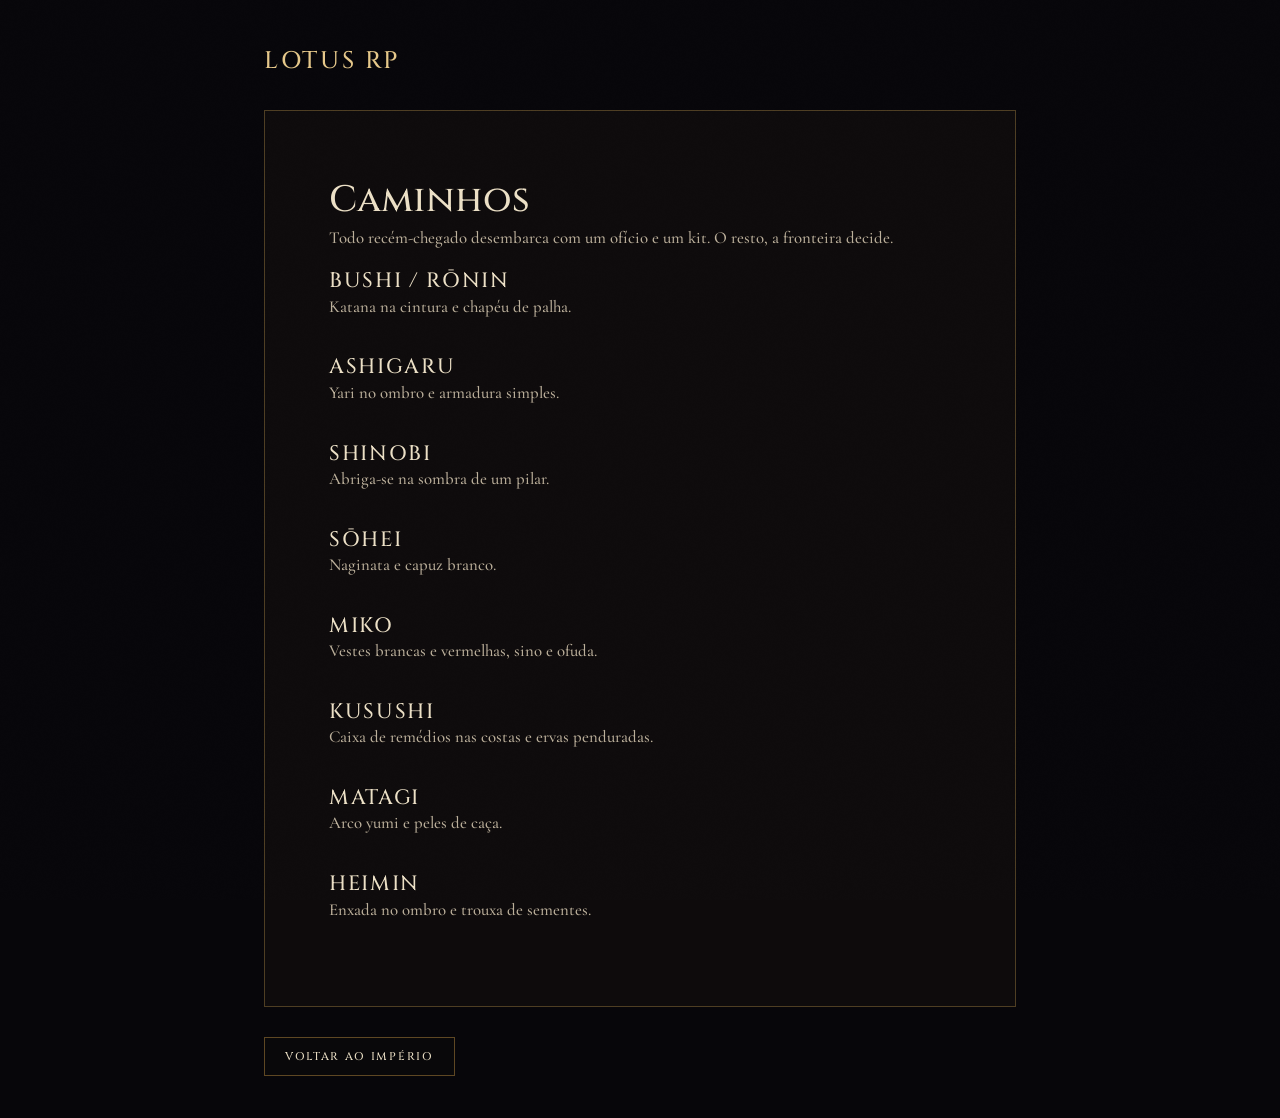
<file: caminhos/index.html>
<!doctype html><html lang="pt-BR"><meta charset="utf-8"><meta name="viewport" content="width=device-width,initial-scale=1"><title>Caminhos · Lotus RP</title><link rel="stylesheet" href="/styles.css"><body><main class="reading"><a href="/" class="brand">LOTUS RP</a><article><h1>Caminhos</h1><p>Todo recém-chegado desembarca com um ofício e um kit. O resto, a fronteira decide.</p><section id="bushi"><h2>Bushi / Rōnin</h2><p>Katana na cintura e chapéu de palha.</p></section><section id="ashigaru"><h2>Ashigaru</h2><p>Yari no ombro e armadura simples.</p></section><section id="shinobi"><h2>Shinobi</h2><p>Abriga-se na sombra de um pilar.</p></section><section id="sohei"><h2>Sōhei</h2><p>Naginata e capuz branco.</p></section><section id="miko"><h2>Miko</h2><p>Vestes brancas e vermelhas, sino e ofuda.</p></section><section id="kusushi"><h2>Kusushi</h2><p>Caixa de remédios nas costas e ervas penduradas.</p></section><section id="matagi"><h2>Matagi</h2><p>Arco yumi e peles de caça.</p></section><section id="heimin"><h2>Heimin</h2><p>Enxada no ombro e trouxa de sementes.</p></section></article><a href="/#paths" class="btn">Voltar ao império</a></main></body></html>
</file>
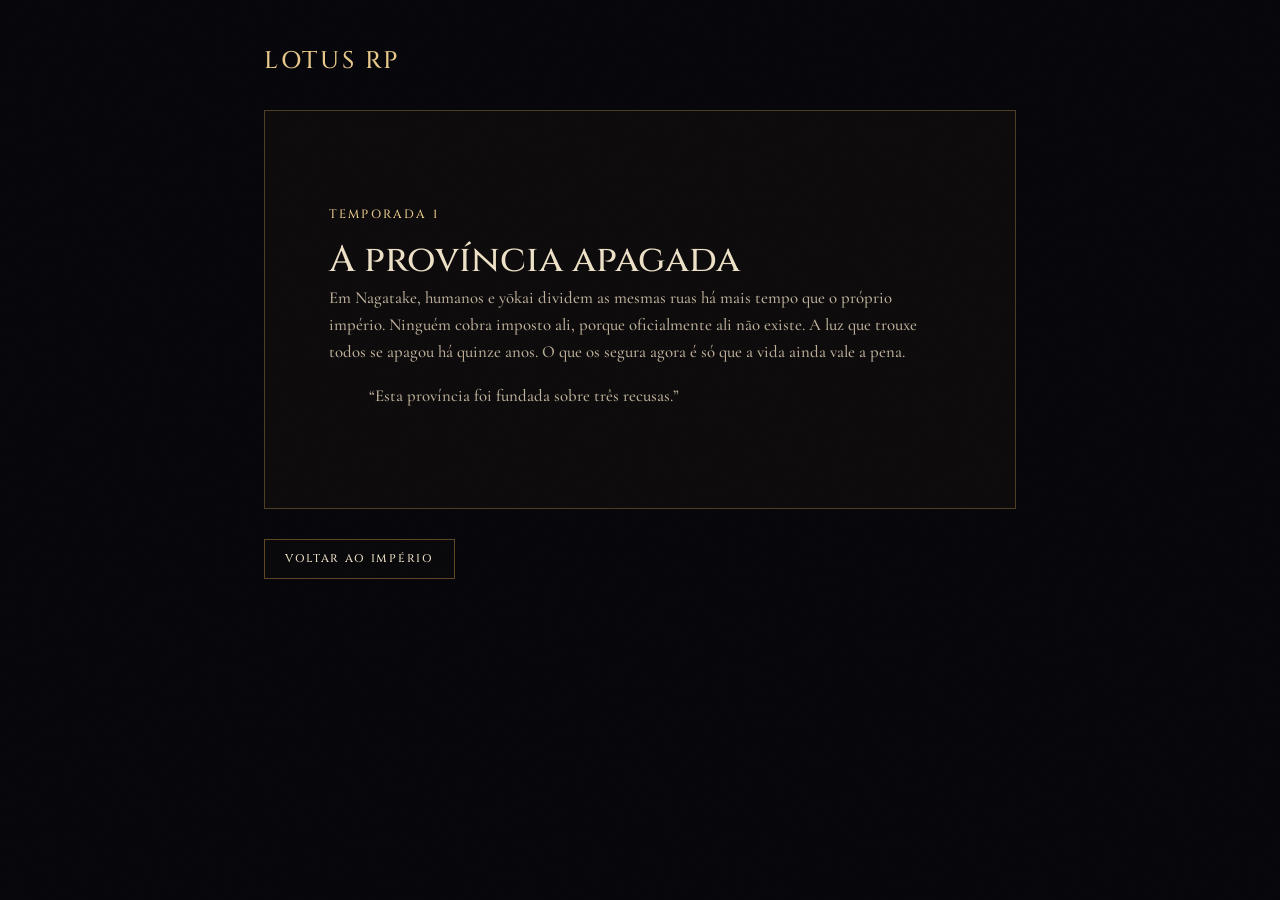
<file: lore/index.html>
<!doctype html><html lang="pt-BR"><meta charset="utf-8"><meta name="viewport" content="width=device-width,initial-scale=1"><title>A província apagada · Lotus RP</title><link rel="stylesheet" href="/styles.css"><body><main class="reading"><a href="/" class="brand">LOTUS RP</a><article><section id="temporada-1"><p class="sub">Temporada 1</p><h1>A província apagada</h1><p>Em Nagatake, humanos e yōkai dividem as mesmas ruas há mais tempo que o próprio império. Ninguém cobra imposto ali, porque oficialmente ali não existe. A luz que trouxe todos se apagou há quinze anos. O que os segura agora é só que a vida ainda vale a pena.</p><blockquote>“Esta província foi fundada sobre três recusas.”</blockquote></section></article><a href="/#season" class="btn">Voltar ao império</a></main></body></html>
</file>
<file: styles.css>
@import url('https://fonts.googleapis.com/css2?family=Cinzel:wght@400;500;600&family=Cormorant+Garamond:wght@400;500;600&family=Noto+Serif+JP:wght@500&display=swap');
:root{--ink-950:#07060a;--ink-900:#0e0b0c;--ink-800:#16110f;--gold-300:#e6c88a;--gold-400:#d4ae66;--gold-500:#b08a48;--gold-700:#5e4723;--parchment:#ece0c6;--text:#bcb09b;--text-dim:#857a68;--crimson-700:#6f1a15;--crimson-500:#9c271d;--sakura:#e3a1b5;--hosokawa:#1e3450;--takeda:#5c1510;--fujinaga:#33234d;--saito:#4a3818;--kitsune:#d3c8b2;--asahina:#163b31;--line:#b08a4866;--display:Cinzel,Georgia,serif;color-scheme:dark}
*{box-sizing:border-box}html{scroll-behavior:smooth;scroll-padding-top:80px}body{margin:0;background:var(--ink-950);color:var(--text);font:500 1.05rem/1.6 'Cormorant Garamond',Georgia,serif}body:after{content:'';position:fixed;inset:0;z-index:8;background:url(assets/texture-noise.png);opacity:.05;mix-blend-mode:overlay;pointer-events:none}a{color:inherit;text-decoration:none}button{color:inherit;font:inherit;cursor:pointer}button,a{-webkit-tap-highlight-color:transparent}button:focus-visible,a:focus-visible{outline:2px solid var(--gold-300);outline-offset:3px}h1,h2,h3,p{margin:0}.defs{position:absolute;width:0;height:0}.ico{height:24px;width:24px;color:var(--gold-400);flex:none}.skip{position:fixed;top:-100px;left:10px;z-index:20;background:#111;padding:12px}.skip:focus{top:8px}header,footer,.brand,nav,.btn,.primary,.sub,h2,h3,.card,.hero-copy,.province,#court button,aside{font-family:var(--display);text-transform:uppercase}header{height:76px;position:fixed;inset:0 0 auto;z-index:10;display:flex;align-items:center;gap:1.5vw;padding:0 3vw;background:linear-gradient(#07060ae8,transparent);transition:background .3s}header.scrolled{background:#07060ade;backdrop-filter:blur(8px);border-bottom:1px solid var(--line)}.brand{display:flex;align-items:center;gap:12px;font-size:1.5rem;letter-spacing:.11em;color:var(--gold-300);white-space:nowrap}.brand .ico{width:40px;height:40px}nav{margin:auto;display:flex;gap:clamp(12px,2vw,38px)}nav a,.btn,.primary,#court button{font-size:.7rem;letter-spacing:.15em;color:var(--parchment)}nav a{position:relative;padding:10px 0}nav a:after{content:'';position:absolute;bottom:4px;left:50%;width:0;height:1px;background:var(--gold-400);transition:.25s}nav a:is(:focus-visible,:hover):after,nav a[aria-current]:after{width:100%;left:0}nav a:hover{color:var(--gold-300)}.btn,.primary{display:inline-flex;align-items:center;justify-content:center;gap:12px;padding:10px 20px;border:1px solid var(--gold-700);background:#0a090abf}.btn:hover{background:#b08a4824;box-shadow:0 0 15px #d4ae6620}.btn b{color:var(--gold-400)}.join{outline:1px solid #b08a4840;outline-offset:3px}.seal,.medallion,.imperial .ico{border:1px solid var(--gold-700);border-radius:50%;color:var(--gold-400)}.seal{width:40px;height:40px;display:grid;place-items:center}.menu{display:none}.hero{height:100vh;height:100svh;min-height:640px;isolation:isolate;position:relative;display:grid;place-items:center;overflow:hidden}.art,.art img,.shade,.hero canvas,.particles{position:absolute;inset:0;width:100%;height:100%;pointer-events:none}.art{z-index:-3}.art img{object-fit:cover}.hero .art img{object-position:center 40%}.shade{z-index:-2;background:radial-gradient(ellipse at center,transparent 35%,#06060980 100%),linear-gradient(0deg,#07060a 0%,transparent 16%,transparent 83%,#07060a66)}.torii{position:absolute;top:0;height:101%;width:min(21%,38vh);object-fit:fill;z-index:-1;pointer-events:none;will-change:transform}.left{left:0}.right{right:0}.hero-copy{text-align:center;color:var(--parchment);margin-top:30px;text-shadow:0 2px 8px #000,0 0 16px #000}.hero h1 img{display:block;width:min(520px,65vw);height:auto;margin:auto;animation:arrive 1.2s both}.hero-copy p{font-size:1rem;letter-spacing:.35em;animation:rise .8s .15s both}.hero-copy p+p{color:var(--gold-300);font-size:.85rem;letter-spacing:.3em;margin-top:4px;animation-delay:.3s}.primary{position:relative;margin-top:30px;border:1px solid var(--gold-400);outline:1px solid var(--gold-500);outline-offset:3px;padding:13px 38px;background:linear-gradient(100deg,#340e0b,var(--crimson-700),#340e0b);animation:rise .8s .45s both}.primary:before,.primary:after{position:absolute;content:'◆';color:var(--gold-400);left:-8px}.primary:after{left:auto;right:-8px}.primary:hover{background:var(--crimson-500);box-shadow:0 0 22px #9c271d77}.verse{position:absolute;bottom:9%;margin:0 4%;display:grid;justify-items:center;gap:12px;color:var(--gold-400)}.verse span,.hanging span{font-family:'Noto Serif JP',serif;writing-mode:vertical-rl;letter-spacing:.3em}.verse .ico,.hanging .ico{border:1px solid var(--gold-500);border-radius:50%;width:36px;height:36px;padding:4px}.panel{position:relative;isolation:isolate;overflow:hidden;margin:8px 14px 0;border:1px solid var(--line);min-height:320px;display:flex;align-items:center;justify-content:space-between;background:var(--ink-900)}.panel:before{content:'';position:absolute;inset:0;z-index:-1;background:linear-gradient(90deg,#0a090bf7 0%,#09090be0 19%,#09090b6b 41%,transparent 66%)}.corner{width:29px;height:29px;position:absolute;z-index:4;pointer-events:none;color:var(--gold-500)}.corner .ico{width:100%;height:100%;opacity:.75}.c0{top:2px;left:2px}.c1{top:2px;right:2px;transform:rotate(90deg)}.c2{right:2px;bottom:2px;transform:rotate(180deg)}.c3{bottom:2px;left:2px;transform:rotate(270deg)}.intro{padding:38px clamp(24px,3.4vw,64px);max-width:42%;position:relative}.intro>.ico{display:block;margin-bottom:8px}h2{font-size:clamp(1.6rem,2.4vw,2.3rem);font-weight:500;line-height:1.12;letter-spacing:.08em;color:var(--parchment)}.sub{color:var(--gold-300);font-size:.75rem;letter-spacing:.18em;line-height:1.5;max-width:35ch;margin:12px 0}.body{line-height:1.55;max-width:34ch}.intro .btn{margin-top:20px}#empire{min-height:480px}#provinces{position:absolute;inset:0 3% 0 38%;display:flex;justify-content:space-between;align-items:flex-start}.province{position:relative;margin-top:var(--drop);border:1px solid var(--gold-500);background:linear-gradient(90deg,#080808,#24201a,#080808);display:flex;align-items:center;flex-direction:column;gap:12px;padding:12px 4px 6px;color:var(--gold-300);transform-origin:50% 0}.province:before{position:absolute;bottom:100%;height:120px;width:1px;background:var(--gold-700);content:''}.province span{writing-mode:vertical-rl;letter-spacing:.13em;font-size:.65rem}.province .ico{border:1px solid;border-radius:50%}.province em{display:none;position:absolute;top:103%;background:#0e0b0cf5;color:var(--parchment);font:500 1rem/1.4 Georgia,serif;text-transform:none;padding:10px;width:145px}.province:last-child em{right:0}.province:is(:hover,:focus) em{display:block}.province:is(:hover,:focus){animation:swing 2s infinite}#clans .intro{width:24%}#houses{display:flex;align-self:stretch;width:76%;min-width:0}.card{position:relative;isolation:isolate;flex:1 1 0%;min-width:0;border:0;border-left:1px solid var(--line);padding:0;background:linear-gradient(var(--clan),#070609);overflow:hidden;transition:flex-grow .5s,filter .5s}.card img{transition:transform .5s,filter .5s;object-position:center 64%}.cardtop{position:absolute;inset:0 0 auto;padding:17px 3px 34px;display:grid;justify-items:center;background:linear-gradient(var(--clan),transparent);color:var(--parchment)}.cardtop .ico{width:50px;height:50px;margin-bottom:4px}.card strong{font-weight:500;font-size:clamp(.8rem,1.2vw,1.15rem);letter-spacing:.07em}.card small{font-size:.62rem;letter-spacing:.22em;color:var(--gold-300)}.kitsune .cardtop,.kitsune .cardtop *{color:#2e241b}.blurb{position:absolute;bottom:0;left:0;right:0;padding:20px 12px 15px;background:linear-gradient(transparent,#08070a);opacity:0;transition:opacity .3s;font-size:.78rem;color:white;text-transform:none}.card:is(:hover,:focus-visible){flex-grow:2.2}.card:is(:hover,:focus-visible) img{transform:scale(1.04);filter:brightness(1.12)}.card:is(:hover,:focus-visible) .blurb{opacity:1}#houses:has(.card:is(:hover,:focus-visible)) .card:not(:hover,:focus-visible){filter:brightness(.6)}#court{padding:24px 3vw;display:grid;gap:5px;background:linear-gradient(90deg,transparent,#090809db 22%)}#court button{background:none;border:0;text-align:left;display:flex;align-items:center;gap:11px;padding:3px;transition:.25s}#court .ico,.btn .ico{width:18px;height:18px}#court button:hover{transform:translateX(4px);filter:drop-shadow(0 0 4px #b08a48)}.split{display:grid;grid-template-columns:1fr 1fr;gap:8px;margin:8px 14px 0}.split .panel{margin:0}.split .intro{max-width:80%}.split h2{font-size:clamp(1.4rem,1.9vw,2rem)}#world{padding-left:6%}.hanging{align-self:flex-start;display:grid;justify-items:center;gap:12px;margin:20px 0 0 18px;padding:15px 6px 28px;background:#101113d9;color:var(--gold-400);border:1px solid var(--gold-700)}.hanging span{font-size:1.5rem}#war .hanging{order:2;margin:20px 20px 0 0;background:#4a130ecc}.particles{overflow:hidden;z-index:-1}.particles i{position:absolute;border-radius:50%;background:#a5e1ff;box-shadow:0 0 7px #adf;animation:drift 7s infinite ease-in-out}.particles i.ember{background:#ffad53;box-shadow:0 0 5px #ff4c1c}#world .particles:before,#world .particles:after{content:'';position:absolute;inset:20% -50% -15%;background:url(assets/fog.png) repeat-x center bottom/50% 70%;opacity:.17;animation:mist 42s linear infinite}#world .particles:after{animation-duration:65s;animation-direction:reverse}#community:after{content:'';position:absolute;inset:0;pointer-events:none;z-index:-1;background:radial-gradient(ellipse at 57% 60%,#ff8c191a,transparent 24%);animation:pulse 5s infinite alternate}aside{margin:25px 3%;padding:25px 30px;position:relative;background:#07060ad9;border:1px solid var(--line);display:flex;align-items:center;gap:16px}h3{font-size:1rem;color:var(--gold-300);font-weight:500;letter-spacing:.12em}aside ul{list-style:none;padding:0;font-size:.7rem;letter-spacing:.08em;line-height:2}aside li:before{content:'◆';font-size:.5rem;color:var(--gold-400);margin-right:8px}.medallion{width:90px;height:90px;padding:8px;display:grid;place-items:center;outline:1px dashed var(--gold-700);outline-offset:4px;animation:spin 120s linear infinite}.medallion .ico{width:70px;height:70px}footer{padding:24px 4% 14px;margin:8px 14px 0;border-top:1px solid var(--line);display:grid;grid-template-columns:1fr auto 1fr;align-items:center;gap:12px}footer .brand{font-size:1rem}footer .brand small,footer>small{display:block;font-size:.62rem;color:var(--text-dim)}footer>small{grid-column:1/-1;text-align:center}.imperial{position:relative;color:var(--gold-500);line-height:1.12;letter-spacing:.18em;padding-right:50px}.imperial .ico{position:absolute;right:0;top:0;width:38px;height:38px}.social{justify-self:end;display:flex;gap:8px}.social button,.close,.menu{background:transparent;border:0;color:var(--gold-300)}.social button:hover .ico{fill:var(--gold-700)}dialog{width:min(620px,92vw);max-height:85svh;padding:34px;background:#100e10;color:var(--text);border:1px solid var(--gold-500)}dialog::backdrop{background:#030207cf;backdrop-filter:blur(4px)}.close{float:right;font-size:2rem;line-height:1;position:relative;z-index:1}dialog h2{margin:12px 0}dialog p{margin:12px 0}dialog .portrait{width:35%;max-height:280px;object-fit:cover;float:left;margin:0 22px 10px 0}dialog .ico{width:46px;height:46px}.reveal{animation:rise .7s both}.reveal .intro>*{animation:rise .7s both}.reveal .intro>*:nth-child(2){animation-delay:80ms}.reveal .intro>*:nth-child(3){animation-delay:160ms}.reveal .intro>*:nth-child(4){animation-delay:240ms}.reveal .intro>*:nth-child(5){animation-delay:320ms}
@keyframes arrive{from{opacity:0;transform:scale(.96)}}@keyframes rise{from{opacity:0;transform:translateY(24px)}}@keyframes swing{25%{transform:rotate(3deg)}75%{transform:rotate(-3deg)}}@keyframes mist{to{transform:translateX(25%)}}@keyframes drift{0%,100%{opacity:0}50%{opacity:.85}100%{transform:translate(18px,-68px)}}@keyframes spin{to{transform:rotate(360deg)}}@keyframes pulse{to{opacity:.35}}
@media(min-width:1440px){#clans{min-height:390px}.intro{padding-block:45px}}
@media(max-width:1100px){.verse{display:none}header{gap:14px;padding:0 2vw}nav{gap:12px}.join{padding:8px 12px}.intro{padding:32px 22px}.brand{font-size:1.2rem}.split .intro{max-width:84%}aside{padding:20px}.medallion{width:62px;height:62px}.medallion .ico{width:50px;height:50px}}
@media(max-width:899px){header{height:62px;padding:0 20px}.brand{margin-right:auto}.menu{display:block;font-size:1.45rem}.js nav{display:none}.js nav.open{position:fixed;inset:62px 0 0;height:calc(100dvh - 62px);background:#09080bf9;display:flex;flex-direction:column;align-items:center;justify-content:center;gap:12px}.open a{font-size:1.2rem;animation:rise .4s both;animation-delay:calc(var(--n)*45ms)}html:not(.js) header{position:relative;flex-wrap:wrap;height:auto;background:#09080b}html:not(.js) nav{order:4;display:flex;flex-wrap:wrap;padding:6px}html:not(.js) .menu{display:none}.intro{max-width:54%}#provinces{left:49%}#clans{display:block}#clans .intro{width:auto;max-width:none}#houses{width:100%;overflow-x:auto;scroll-snap-type:x mandatory;height:365px}.card,.card:is(:hover,:focus-visible){flex:0 0 65%;scroll-snap-align:start}.card img{object-position:center 58%}.cardtop strong{font-size:1.15rem}.split{grid-template-columns:1fr}.split .intro{max-width:75%}#world{justify-content:flex-start}.split .panel{min-height:320px}.hanging{margin-left:0}aside{margin-left:0}.medallion{display:none}}
@media(max-width:600px){header{padding:0 14px;gap:11px}.brand{gap:6px;font-size:1rem}.brand .ico{width:30px}.seal{display:none}.join{font-size:.6rem}.hero{min-height:600px}.hero h1 img{width:84vw}.hero-copy p{font-size:.74rem;letter-spacing:.23em}.hero-copy p+p{font-size:.65rem}.torii{height:78%;width:15%}.panel,.split,footer{margin-inline:10px}.intro,.split .intro{max-width:100%;padding:30px 22px}.panel:before{background:linear-gradient(90deg,#09080bf2,#09080ba6 64%,#09080b36)}#empire{display:block;padding-bottom:175px;min-height:0}#provinces{inset:auto 8% 0;height:160px}.province{margin-top:0}.province span{font-size:.56rem}.province em{top:auto;bottom:15px;z-index:4}.province:before{height:18px}.province:focus{z-index:5}#politics,#community{display:block}#court{margin:0 18px 24px;padding:8px;grid-template-columns:1fr 1fr;background:#07060aaa}#court button{font-size:.62rem}.split .intro{padding:26px 16px}.hanging{padding:9px 3px 16px}.hanging .ico{width:25px;height:25px}#war .hanging{margin-right:10px}aside{margin:0 18px 22px;padding:20px}.medallion{display:grid;margin-left:auto}footer{grid-template-columns:1fr auto}.imperial{display:none}.social{gap:0}.social button{padding:4px}.social .ico{width:19px;height:19px}.card img{object-position:center center}}
@media(prefers-reduced-motion:reduce){*,*:before,*:after{animation:none!important;transition:none!important;scroll-behavior:auto!important}.particles,.hero canvas{display:none}.torii{transform:none!important}}
.hero>picture:not(.art){display:contents}
dialog .portrait{height:auto}
.fallback{margin:12px;padding:24px;border:1px solid var(--line)}.fallback details,.fallback article{margin:12px 0}.fallback summary{cursor:pointer;color:var(--gold-300)}.fallback p{max-width:65ch}
.sound-control{position:fixed;bottom:max(16px,env(safe-area-inset-bottom));right:16px;z-index:7;display:flex;align-items:center;background:#0e0b0cf2;color:var(--gold-300);border:1px solid var(--gold-700);border-radius:24px;padding-right:13px;box-shadow:0 3px 14px #0007}.sound-control[hidden],.sound-control .waves,.sound-control.playing .silent{display:none}.sound-control.playing .waves{display:block}.sound-toggle{display:grid;place-items:center;background:none;border:0;color:inherit;border-radius:50%;width:44px;height:44px}.sound-level{width:64px;height:32px;accent-color:var(--gold-400);cursor:pointer}.sound-level:focus-visible{outline:2px solid var(--gold-300)}footer{padding-bottom:76px}
.sound-control{padding:0;background:#0e0b0caa;border-color:#b08a4859;box-shadow:none}
.sound-open{display:grid;place-items:center;width:44px;height:44px;border:0;border-radius:50%;background:transparent;color:var(--gold-400)}
.sound-open svg{width:17px;height:17px}
#volume-panel{position:absolute;right:100%;bottom:0;display:flex;align-items:center;padding-right:12px;background:var(--ink-900);border:1px solid var(--gold-700);border-radius:24px}
#volume-panel[hidden]{display:none}
/* Novos painéis editoriais da crônica de Sogenshima. */
.feature{position:relative}.feature .intro{position:static}.feature .intro .btn:after{content:'';position:absolute;inset:0;z-index:1}.feature:focus-within{outline:1px solid var(--gold-300)}#season{min-height:560px;border:2px solid var(--gold-500);margin-inline:0}#season:hover{box-shadow:inset 0 0 18px #d4ae6638,0 0 12px #d4ae6638}#season blockquote{margin:16px 0 0;font-style:italic;color:var(--parchment)}.season-mark{position:absolute;top:22px;left:clamp(24px,3.4vw,64px);font:600 .78rem var(--display);background:var(--crimson-700);border:1px solid var(--gold-500);color:var(--parchment);padding:5px 9px;text-transform:uppercase;letter-spacing:.13em}.season-mark small{background:var(--gold-300);color:var(--ink-900);padding:3px 6px;margin-left:8px}.ash{position:absolute;inset:0;width:100%;height:100%;pointer-events:none}.season-fog{position:absolute;inset:0;pointer-events:none;background:url(assets/fog.png) repeat-x center bottom/100% 60%;opacity:.17}.feature .body,.feature blockquote{position:relative}
#paths{min-height:480px}.harbor-zones{position:absolute;inset:0;pointer-events:none;z-index:2}.harbor-zones svg{width:100%;height:100%;display:block}.harbor-zones path{fill:transparent;stroke:transparent;pointer-events:all;cursor:pointer}.harbor-zones a:is(:hover,:focus-visible) path{fill:#d4ae6618;stroke:var(--gold-300);stroke-width:3;filter:drop-shadow(0 0 5px #e6c88a)}.harbor-zones:has(a:is(:hover,:focus-visible)) a:not(:hover,:focus-visible) path{fill:#07060a50}.path-label{position:absolute;transform:translate(-50%,-105%);color:var(--gold-300);border:1px solid var(--gold-700);background:var(--ink-900);padding:3px 9px;white-space:nowrap;font:500 .8rem var(--display)}.path-chips{display:none}.cardtop .ico{color:var(--house-accent);filter:drop-shadow(0 0 2px #ece0c68c)}.card{border-color:var(--house-accent)}.card:hover,.card:focus-visible{box-shadow:inset 0 0 12px var(--house-accent)}.lineage{font:500 .82rem/1.15 'Cormorant Garamond',Georgia,serif;text-transform:none}.tachibana .cardtop,.yukinari .cardtop,.mizuchi .cardtop,.tenmon .cardtop{color:#191518}.tachibana small,.yukinari small,.mizuchi small,.tenmon small{color:#281c15}.cardtop strong{font-size:clamp(.63rem,1vw,1rem)}#join{scroll-margin-top:85px;max-width:49%}.steps{list-style:none;padding:0;counter-reset:step}.steps li{counter-increment:step;position:relative;font-size:.73rem;margin:0;padding:3px 0 3px 30px}.steps li:before{content:counter(step);position:absolute;left:0;top:2px;color:var(--gold-300);border:1px solid var(--gold-500);border-radius:50%;width:18px;height:18px;text-align:center;line-height:18px;background:var(--ink-900)}.steps li:not(:last-child):after{content:'';position:absolute;left:9px;top:21px;bottom:-2px;border-left:1px solid var(--gold-700)}.join-note{font:500 1rem/1.4 'Cormorant Garamond',Georgia,serif;text-transform:none;max-width:32ch;margin-bottom:12px}.reading{max-width:800px;margin:auto;padding:42px 24px}.reading article{margin:30px 0;padding:clamp(22px,5vw,64px);border:1px solid var(--line);background:var(--ink-900)}.reading h1{font:500 2.3rem var(--display);color:var(--parchment)}.reading section{padding:18px 0}.reading h2{font-size:1.3rem}.reading section:target{border-left:2px solid var(--gold-400);padding-left:14px}
@media(max-width:1100px) and (min-width:900px){header{gap:9px}header nav{gap:8px}header nav a{font-size:.62rem}}
@media(max-width:899px){.harbor-zones{display:none}#paths{display:flex;flex-direction:column;align-items:stretch;justify-content:flex-end;padding-top:190px}#paths .art img{object-position:70% 45%}#paths:before{background:linear-gradient(0deg,#09080b 2%,#09080bec 35%,transparent 78%)}#paths .intro{max-width:none}.path-chips{display:flex;overflow-x:auto;position:relative;z-index:2;gap:8px;margin:0 18px 20px}.path-chips a{flex:none;padding:7px 12px;background:#0e0b0cf0;border:1px solid var(--gold-700)}.cardtop strong{font-size:1rem}}
@media(max-width:600px){#join{max-width:none}#season .intro{padding-top:80px}#paths .intro{padding-bottom:16px}.hero-copy p+p{max-width:38ch;margin-inline:auto}}
@media(min-width:900px){#paths{background:#0b0c10 url(assets/paths-harbor.webp) center/cover}#paths .art,#paths .harbor-zones{left:12%;width:88%}#paths .art{background:#0b0c10}#paths .art img{object-fit:contain}#paths:before{background:linear-gradient(90deg,#09080b 4%,#09080bed 14%,#09080b85 28%,transparent 42%)}#paths .intro{max-width:35%}}
</file>
